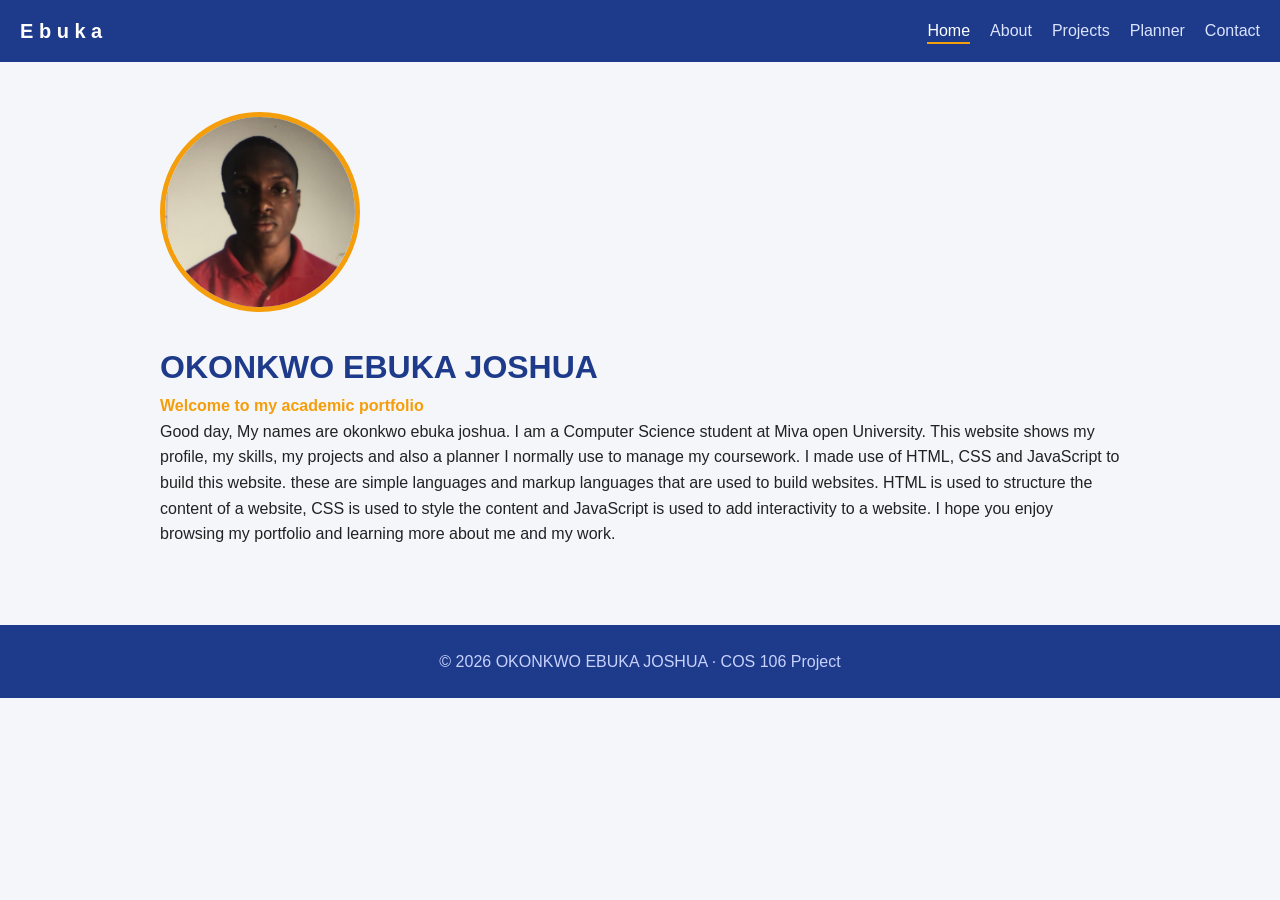
<file: index.html>
<!DOCTYPE html>
<html lang="en">
<head>
  <meta charset="UTF-8">
  <meta name="viewport" content="width=device-width, initial-scale=1.0">
  <title>Home | EBUKA'S PORTFOLIO</title>
  <link rel="stylesheet" href="css/style.css">
</head>
<body>

  <header>
    <nav class="navbar">
      <a href="index.html" class="logo">E b u k a</a>
       <button class="menu-btn" id="menuBtn">&#9776;</button>
      <ul class="nav-links" id="navLinks">
        <li><a href="index.html" class="active">Home</a></li>
        <li><a href="about.html">About</a></li>
        <li><a href="projects.html">Projects</a></li>
        <li><a href="Academic-Planner.html">Planner</a></li>
        <li><a href="contact.html">Contact</a></li>
      </ul>
    </nav>
  </header>

  <main>
    <section class="hero">
      <img src="images/profile.jpg" alt="Photograph of OKONKWO EBUKA JOSHUA">
      <div>
        <h1>OKONKWO EBUKA JOSHUA</h1>
        <p class="welcome">Welcome to my academic portfolio</p>
        <p>
          Good day, My names are okonkwo ebuka joshua. I am a Computer Science student at Miva open University.
          This website shows my profile, my skills, my projects
          and also a planner I normally use to manage my coursework. I made use of HTML, CSS and JavaScript to build this website. these are simple 
          languages and markup languages that are used to build websites. HTML is used to structure the content of a website, CSS is used to style the content and JavaScript is used to add interactivity to a website. I hope you enjoy browsing my portfolio and learning more about me and my work.
        </p>
      </div>
    </section>
  </main>

  <footer>
    <p>&copy; <span id="year"></span> OKONKWO EBUKA JOSHUA &middot; COS 106  Project</p>
  </footer>

  <script src="js/main.js"></script>
</body>
</html>
</file>
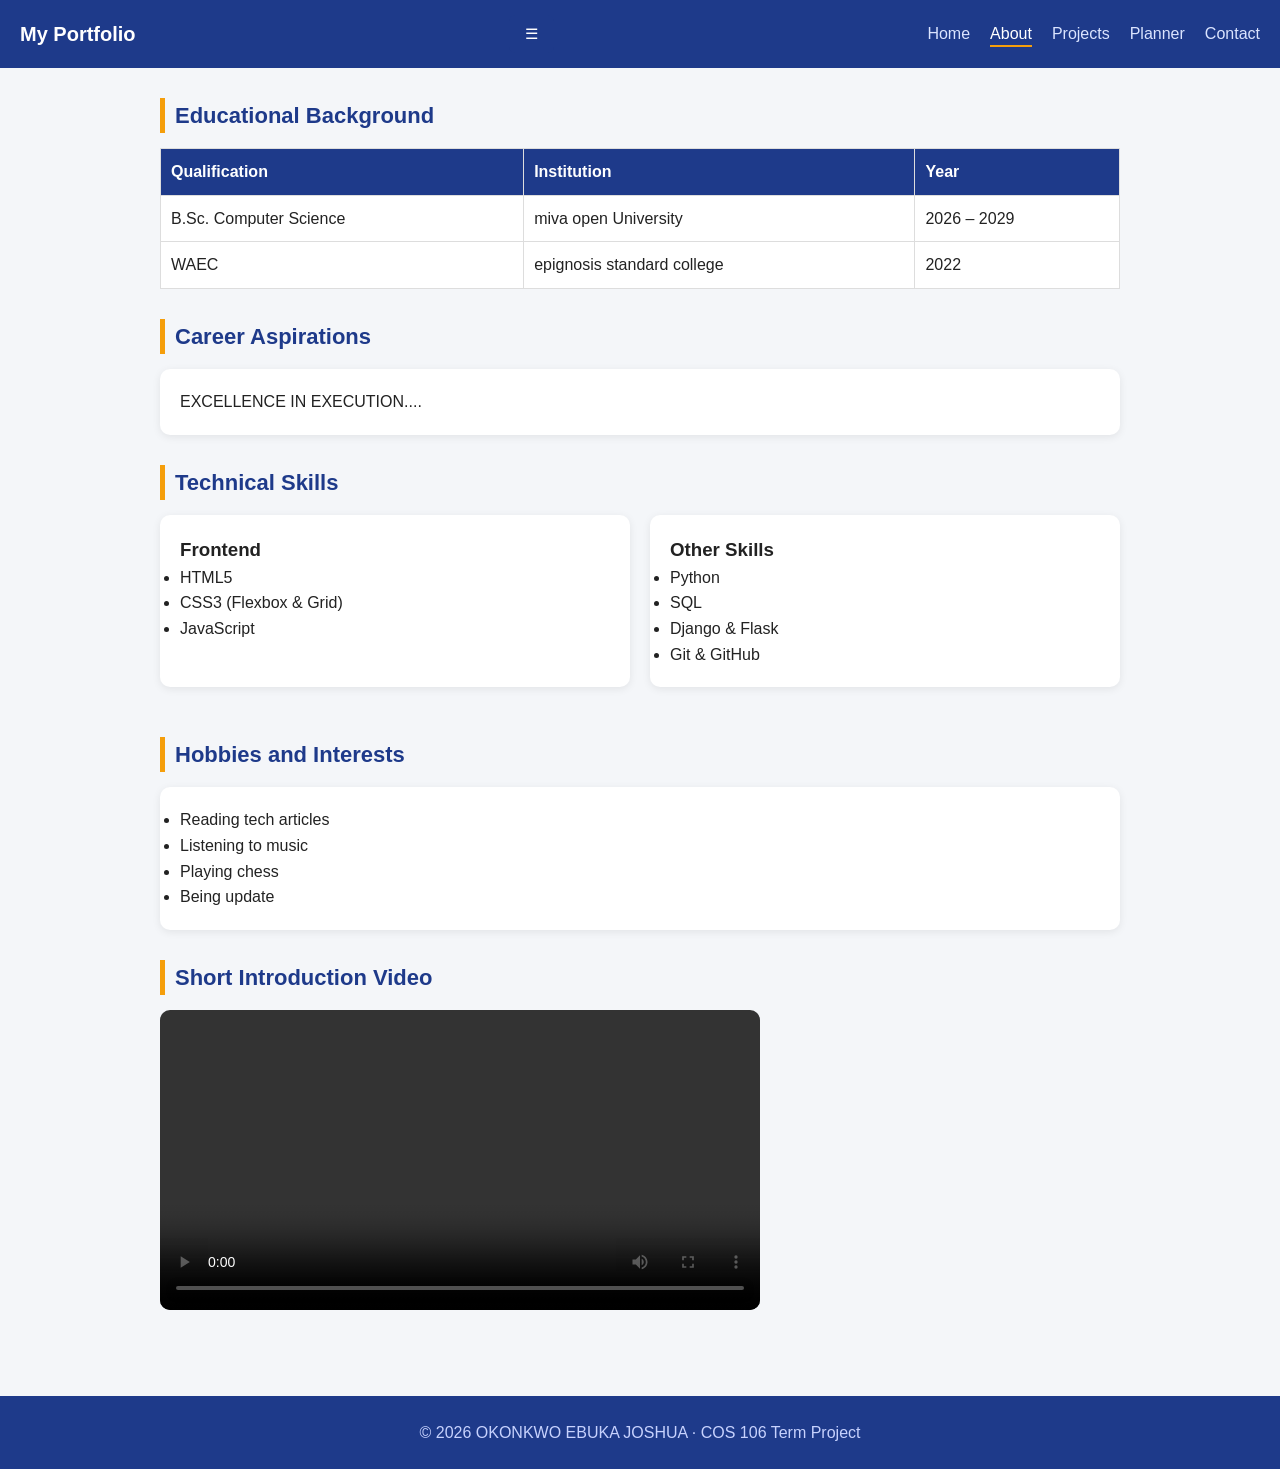
<file: about.html>
<!DOCTYPE html>
<html lang="en">
<head>
  <meta charset="UTF-8">
  <meta name="viewport" content="width=device-width, initial-scale=1.0">
  <title>About | EBUKA'S PORTFOLIO</title>
  <link rel="stylesheet" href="css/style.css">
</head>
<body>
  <header>
    <nav class="navbar">
      <a href="index.html" class="logo">My Portfolio</a>
       <button class="nav-toggle" aria-label="Toggle menu">&#9776;</button>
      <ul class="nav-links">
        <li><a href="index.html">Home</a></li>
        <li><a href="about.html" class="active">About</a></li>
        <li><a href="projects.html">Projects</a></li>
        <li><a href="Academic-Planner.html">Planner</a></li>
        <li><a href="contact.html">Contact</a></li>
      </ul>
    </nav>
  </header>
  <main>
    <h2 class="title">Educational Background</h2>
    <table>
      <thead>
        <tr><th>Qualification</th><th>Institution</th><th>Year</th></tr>
      </thead>
      <tbody>
        <tr><td>B.Sc. Computer Science</td><td>miva open University</td><td>2026 – 2029</td></tr>
        <tr><td>WAEC</td><td>epignosis standard college</td><td>2022</td></tr>
      </tbody>
    </table>

    <h2 class="title" style="margin-top:30px;">Career Aspirations</h2>
    <div class="card">
      <p>
        EXCELLENCE IN EXECUTION....
      </p>
    </div>

    <h2 class="title" style="margin-top:30px;">Technical Skills</h2>
    <div class="grid">
      <div class="card">
        <h3>Frontend</h3>
        <ul>
          <li>HTML5</li>
          <li>CSS3 (Flexbox &amp; Grid)</li>
          <li>JavaScript</li>
        </ul>
      </div>
      <div class="card">
        <h3>Other Skills</h3>
        <ul>
          <li>Python</li>
          <li>SQL</li>
          <li>Django &amp; Flask</li>
          <li>Git &amp; GitHub</li>
        </ul>
      </div>
    </div>

    <h2 class="title" style="margin-top:30px;">Hobbies and Interests</h2>
    <div class="card">
      <ul>
        <li>Reading tech articles</li>
        <li>Listening to music</li>
        <li>Playing chess</li>
        <li>Being update</li>
      </ul>
    </div>

    <h2 class="title" style="margin-top:30px;">Short Introduction Video</h2>
    <video controls width="100%" style="max-width:600px; border-radius:10px;">
      <!-- <source src="images/intro.mp4" type="video/mp4"> -->
      Your browser does not support the video tag.
    </video>
  </main>

  <footer>
    <p>&copy; <span id="year"></span> OKONKWO EBUKA JOSHUA &middot; COS 106 Term Project</p>
  </footer>

  <script src="js/main.js"></script>
</body>
</html>
</file>
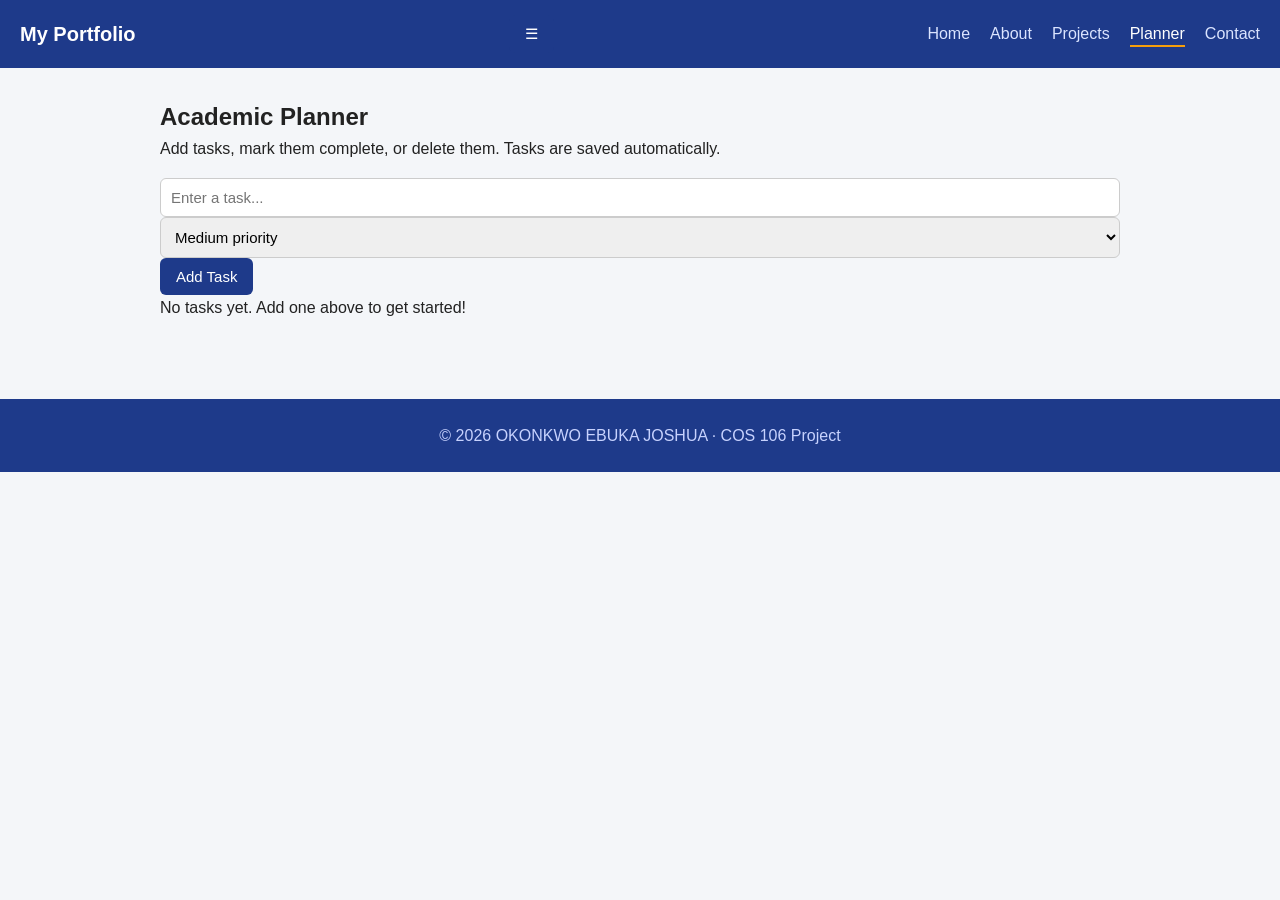
<file: Academic-Planner.html>
<!DOCTYPE html>
<html lang="en">
<head>
  <meta charset="UTF-8">
  <meta name="viewport" content="width=device-width, initial-scale=1.0">
  <title>Planner | EBUKA'S PORTFOLIO</title>
  <link rel="stylesheet" href="css/style.css">
</head>
<body>
  <header>
    <nav class="navbar">
      <a href="index.html" class="logo">My Portfolio</a>
      <button class="nav-toggle" aria-label="Toggle menu">&#9776;</button>
      <ul class="nav-links">
        <li><a href="index.html">Home</a></li>
        <li><a href="about.html">About</a></li>
        <li><a href="projects.html">Projects</a></li>
        <li><a href="Academic-Planner.html" class="active">Planner</a></li>
        <li><a href="contact.html">Contact</a></li>
      </ul>
    </nav>
  </header>

  <main class="container">
    <h2 class="section-title">Academic Planner</h2>
    <p style="margin-bottom:1rem;">Add tasks, mark them complete, or delete them. Tasks are saved automatically.</p>

    <form class="planner-form" id="task-form">
      <input type="text" id="task-input" placeholder="Enter a task..." maxlength="80" required>
      <select id="task-priority">
        <option value="Low">Low priority</option>
        <option value="Medium" selected>Medium priority</option>
        <option value="High">High priority</option>
      </select>
      <button type="submit" class="btn">Add Task</button>
    </form>

    <p id="task-count" class="task-meta"></p>
    <ul class="task-list" id="task-list" aria-live="polite"></ul>
    <p class="empty-msg" id="empty-msg">No tasks yet. Add one above to get started!</p>
  </main>

  <footer>
    <p>&copy; <span id="year"></span> OKONKWO EBUKA JOSHUA &middot; COS 106  Project</p>
  </footer>
  <script src="js/main.js"></script>
  <script src="js/planner.js"></script>
</body>
</html>
</file>
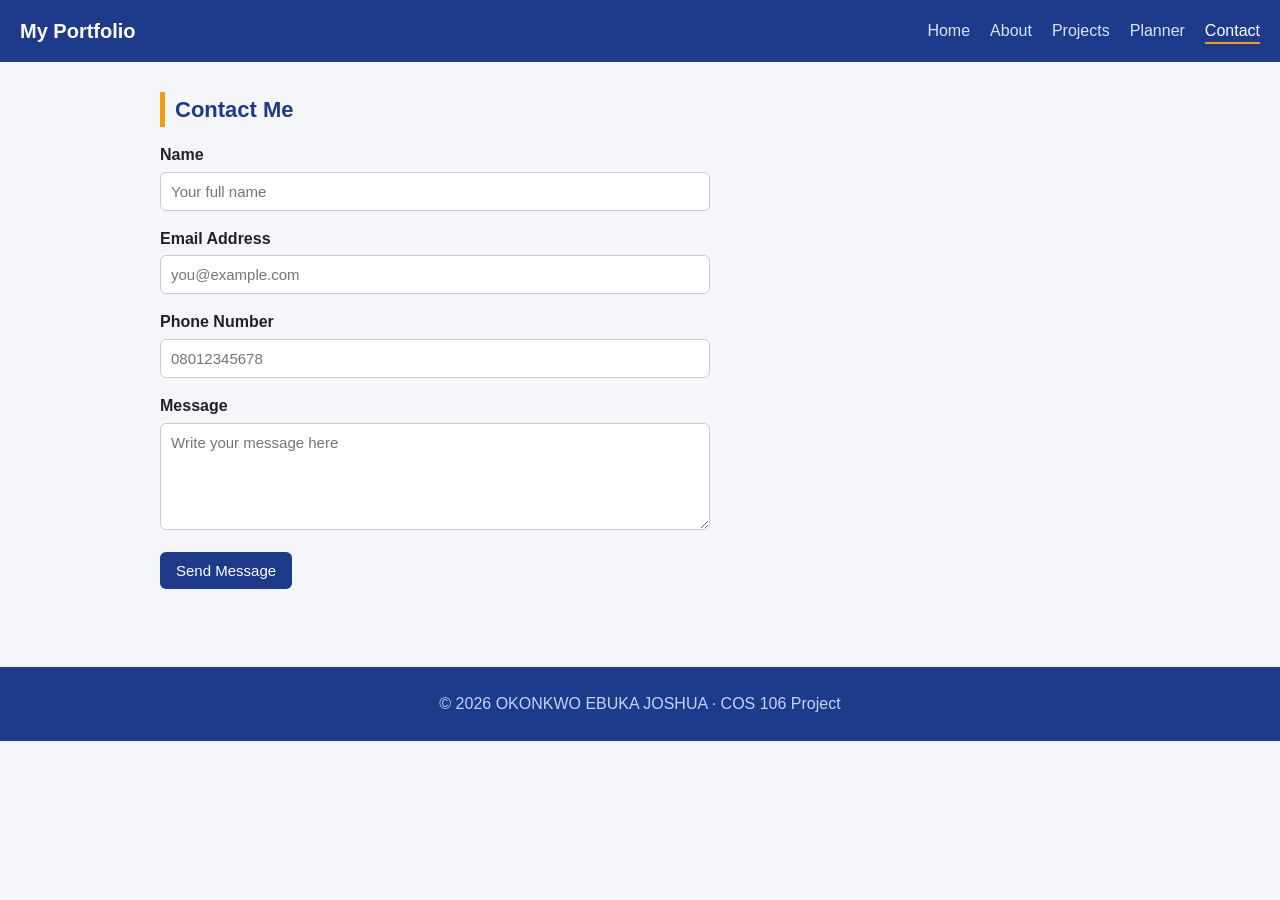
<file: Contact.html>
<!DOCTYPE html>
<html lang="en">
<head>
  <meta charset="UTF-8">
  <meta name="viewport" content="width=device-width, initial-scale=1.0">
  <title>Contact | EBUKA'S PORTFOLIO </title>
  <link rel="stylesheet" href="css/style.css">
</head>
<body>

  <header>
    <nav class="navbar">
      <a href="index.html" class="logo">My Portfolio</a>
      <button class="menu-btn" id="menuBtn">&#9776;</button>
      <ul class="nav-links" id="navLinks">
        <li><a href="index.html">Home</a></li>
        <li><a href="about.html">About</a></li>
        <li><a href="projects.html">Projects</a></li>
        <li><a href="Academic-Planner.html">Planner</a></li>
        <li><a href="contact.html" class="active">Contact</a></li>
      </ul>
    </nav>
  </header>

  <main>
    <h2 class="title">Contact Me</h2>

    <form id="contactForm" style="max-width:550px;">

      <div class="field">
        <label for="name">Name</label>
        <input type="text" id="name" placeholder="Your full name">
        <span class="error" id="nameError"></span>
      </div>

      <div class="field">
        <label for="email">Email Address</label>
        <input type="text" id="email" placeholder="you@example.com">
        <span class="error" id="emailError"></span>
      </div>

      <div class="field">
        <label for="phone">Phone Number</label>
        <input type="text" id="phone" placeholder="08012345678">
        <span class="error" id="phoneError"></span>
      </div>

      <div class="field">
        <label for="message">Message</label>
        <textarea id="message" rows="5" placeholder="Write your message here"></textarea>
        <span class="error" id="messageError"></span>
      </div>

      <button type="submit">Send Message</button>
      <p class="success" id="success"></p>
    </form>
  </main>

  <footer>
    <p>&copy; <span id="year"></span> OKONKWO EBUKA JOSHUA &middot; COS 106 Project</p>
  </footer>

  <script src="js/main.js"></script>
  <script src="js/contact.js"></script>
</body>
</html>
</file>
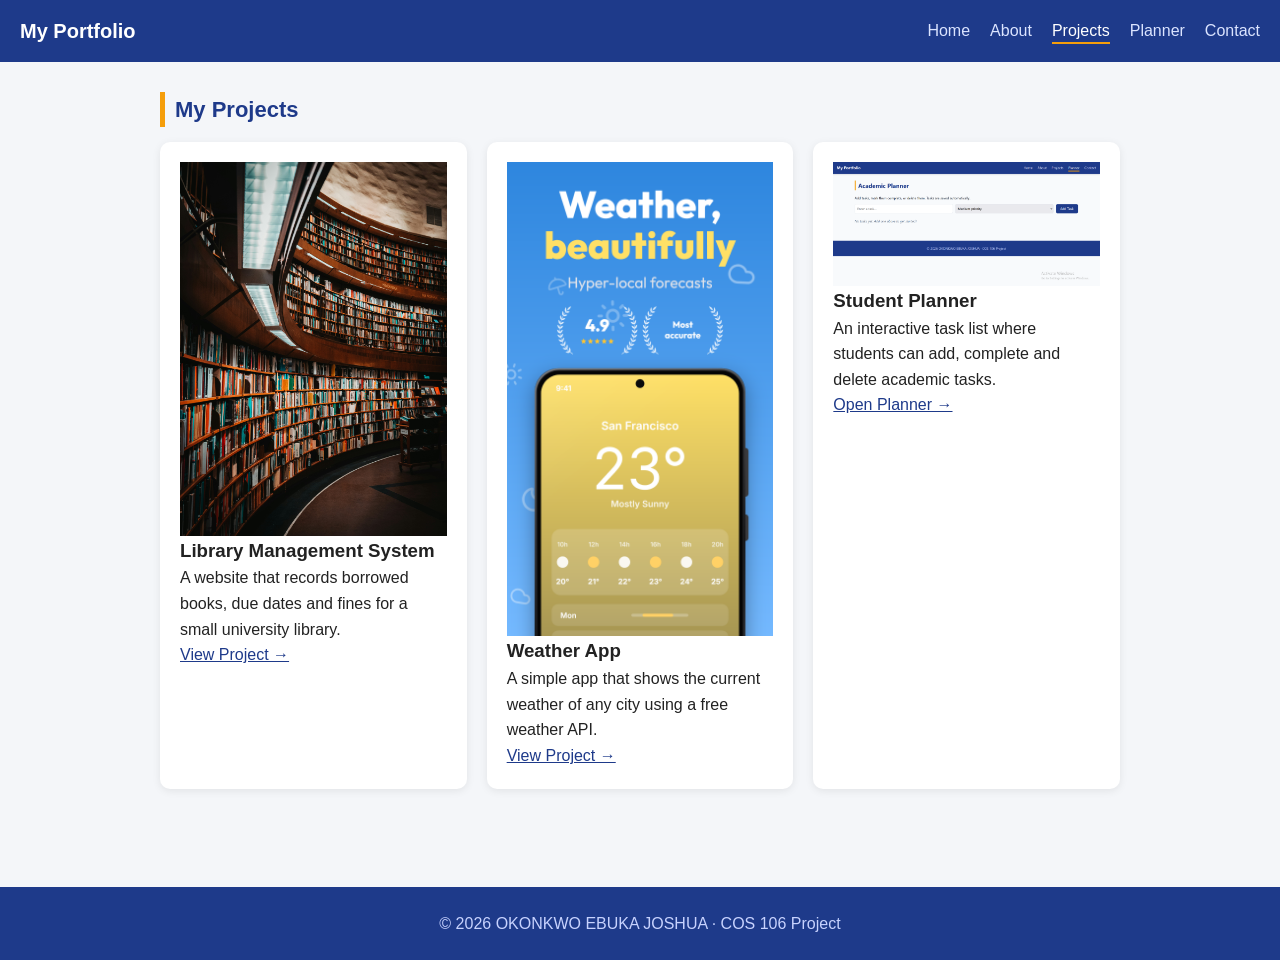
<file: Projects.html>
<!DOCTYPE html>
<html lang="en">
<head>
  <meta charset="UTF-8">
  <meta name="viewport" content="width=device-width, initial-scale=1.0">
  <title>Projects | EBUKA'S PORTFOLIO</title>
  <link rel="stylesheet" href="css/style.css">
</head>
<body>

  <header>
    <nav class="navbar">
      <a href="index.html" class="logo">My Portfolio</a>
      <button class="menu-btn" id="menuBtn">&#9776;</button>
      <ul class="nav-links" id="navLinks">
        <li><a href="index.html">Home</a></li>
        <li><a href="about.html">About</a></li>
        <li><a href="projects.html" class="active">Projects</a></li>
        <li><a href="Academic-Planner.html">Planner</a></li>
        <li><a href="contact.html">Contact</a></li>
      </ul>
    </nav>
  </header>

  <main>
    <h2 class="title">My Projects</h2>

    <div class="grid">
      <article class="card">
        <img src="images/project1.jpg" alt="Screenshot of Library System">
        <h3>Library Management System</h3>
        <p>A website that records borrowed books, due dates and fines
           for a small university library.</p>
        <a href="index.html" target="_blank" rel="noopener">View Project &rarr;</a>
      </article>

      <article class="card">
        <img src="images/project2.jpg" alt="Screenshot of Weather App">
        <h3>Weather App</h3>
        <p>A simple app that shows the current weather of any city
           using a free weather API.</p>
        <a href="index.html" target="_blank" rel="noopener">View Project &rarr;</a>
      </article>

      <article class="card">
        <img src="images/project3.jpg" alt="Screenshot of Student Planner">
        <h3>Student Planner</h3>
        <p>An interactive task list where students can add, complete
           and delete academic tasks.</p>
        <a href="Academic-Planner.html">Open Planner &rarr;</a>
      </article>
    </div>
  </main>

  <footer>
    <p>&copy; <span id="year"></span> OKONKWO EBUKA JOSHUA &middot; COS 106  Project</p>
  </footer>

  <script src="js/main.js"></script>
</body>
</html>
</file>
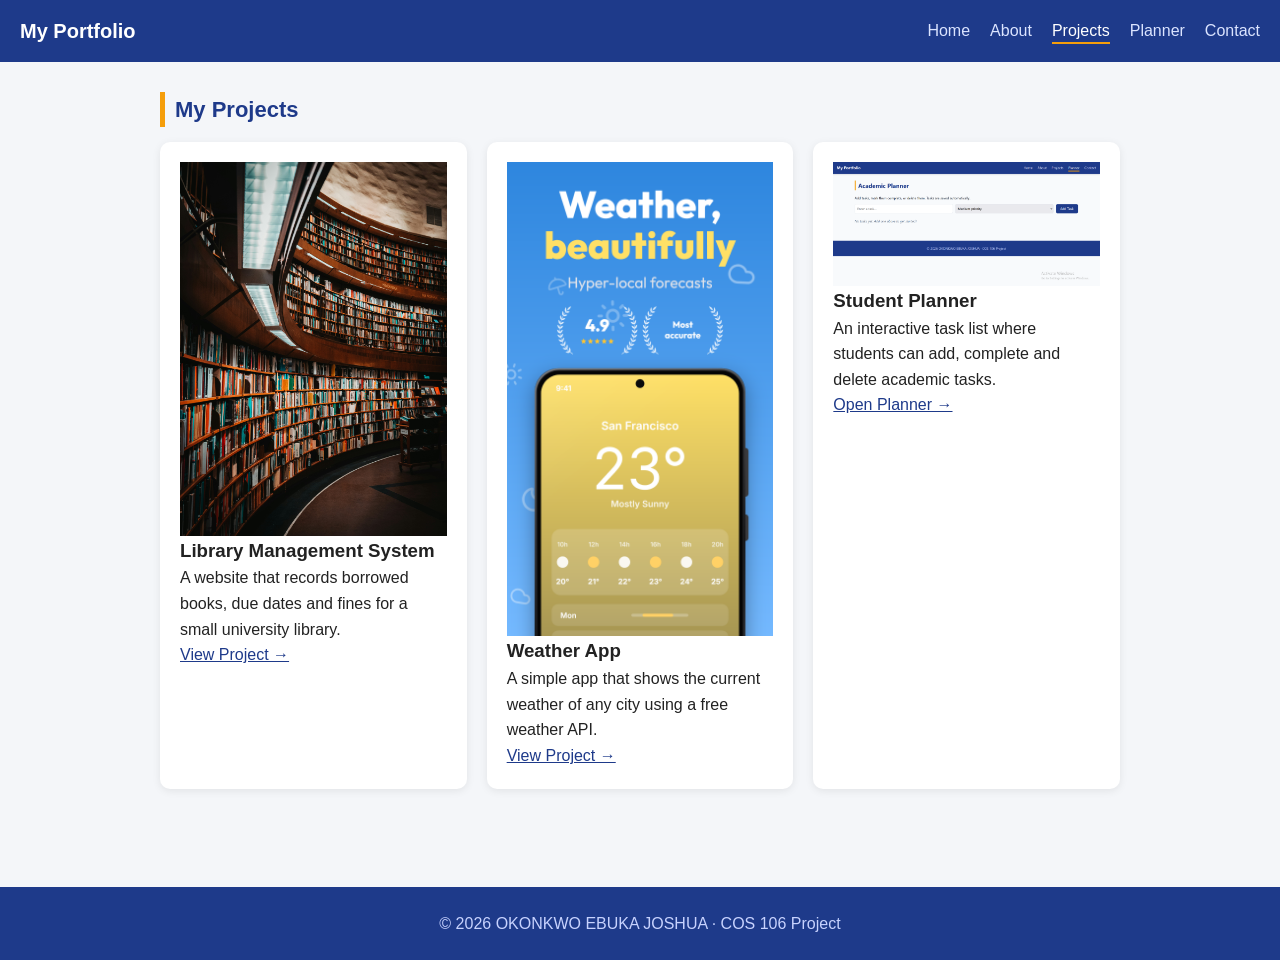
<file: projects.html>
<!DOCTYPE html>
<html lang="en">
<head>
  <meta charset="UTF-8">
  <meta name="viewport" content="width=device-width, initial-scale=1.0">
  <title>Projects | EBUKA'S PORTFOLIO</title>
  <link rel="stylesheet" href="css/style.css">
</head>
<body>

  <header>
    <nav class="navbar">
      <a href="index.html" class="logo">My Portfolio</a>
      <button class="menu-btn" id="menuBtn">&#9776;</button>
      <ul class="nav-links" id="navLinks">
        <li><a href="index.html">Home</a></li>
        <li><a href="about.html">About</a></li>
        <li><a href="projects.html" class="active">Projects</a></li>
        <li><a href="Academic-Planner.html">Planner</a></li>
        <li><a href="contact.html">Contact</a></li>
      </ul>
    </nav>
  </header>

  <main>
    <h2 class="title">My Projects</h2>

    <div class="grid">
      <article class="card">
        <img src="images/project1.jpg" alt="Screenshot of Library System">
        <h3>Library Management System</h3>
        <p>A website that records borrowed books, due dates and fines
           for a small university library.</p>
        <a href="index.html" target="_blank" rel="noopener">View Project &rarr;</a>
      </article>

      <article class="card">
        <img src="images/project2.jpg" alt="Screenshot of Weather App">
        <h3>Weather App</h3>
        <p>A simple app that shows the current weather of any city
           using a free weather API.</p>
        <a href="index.html" target="_blank" rel="noopener">View Project &rarr;</a>
      </article>

      <article class="card">
        <img src="images/project3.jpg" alt="Screenshot of Student Planner">
        <h3>Student Planner</h3>
        <p>An interactive task list where students can add, complete
           and delete academic tasks.</p>
        <a href="Academic-Planner.html">Open Planner &rarr;</a>
      </article>
    </div>
  </main>

  <footer>
    <p>&copy; <span id="year"></span> OKONKWO EBUKA JOSHUA &middot; COS 106  Project</p>
  </footer>

  <script src="js/main.js"></script>
</body>
</html>
</file>
<file: css/style.css>
/* ================= 1. COLOURS AND BASIC SETUP ================= */
:root {
  --blue: #1e3a8a;
  --gold: #f59e0b;
  --light: #f4f6f9;
  --dark: #222;
  --white: #fff;
}
* { margin: 0; padding: 0; box-sizing: border-box; }

body {
  font-family: Arial, Helvetica, sans-serif;
  background: var(--light);
  color: var(--dark);
  line-height: 1.6;
}
img { max-width: 100%; display: block; }
a { color: var(--blue); }

/* ================= 2. NAVIGATION (DESKTOP) ================= */
.navbar {
  display: flex;
  justify-content: space-between;
  align-items: center;
  background: var(--blue);
  padding: 15px 20px;
  position: sticky;
  top: 0;
  z-index: 1000;
}
.logo { color: var(--white); font-weight: bold; font-size: 20px; text-decoration: none; }

/* Desktop Menu */
.nav-links { 
  display: flex; 
  gap: 20px; 
  list-style: none; 
}
.nav-links a {
  color: #dbe4ff;
  text-decoration: none;
  padding-bottom: 3px;
  border-bottom: 2px solid transparent;
  transition: color .3s, border-color .3s;
}
.nav-links a:hover,
.nav-links a.active { color: var(--white); border-bottom-color: var(--gold); }

/* Hide hamburger on desktop */
.menu-btn { display: none; background: none; border: 0; color: var(--white); font-size: 24px; cursor: pointer; }

/* ================= 3. PAGE LAYOUT ================= */
main { max-width: 1000px; margin: auto; padding: 30px 20px; }

h2.title {
  font-size: 22px;
  color: var(--blue);
  margin-bottom: 15px;
  border-left: 5px solid var(--gold);
  padding-left: 10px;
}
.card {
  background: var(--white);
  border-radius: 10px;
  padding: 20px;
  margin-bottom: 20px;
  box-shadow: 0 2px 8px rgba(0,0,0,.08);
  transition: transform .3s;
}
.card:hover { transform: translateY(-5px); }

/* ================= 4. HOMEPAGE HERO ================= */
.hero { display: flex; gap: 30px; align-items: center; flex-wrap: wrap; padding-top: 20px; }
.hero img {
  width: 200px; height: 200px;
  border-radius: 50%;
  object-fit: cover;
  border: 5px solid var(--gold);
}
.hero h1 { color: var(--blue); font-size: 32px; }
.welcome { color: var(--gold); font-weight: bold; }

/* ================= 5. GRID (projects & skills) ================= */
.grid {
  display: grid;
  gap: 20px;
  grid-template-columns: repeat(auto-fit, minmax(250px, 1fr));
}

/* ================= 6. TABLES ================= */
table { width: 100%; border-collapse: collapse; background: var(--white); }
th, td { padding: 10px; border: 1px solid #ddd; text-align: left; }
th { background: var(--blue); color: var(--white); }

/* ================= 7. BUTTONS AND FORMS ================= */
button {
  background: var(--blue);
  color: var(--white);
  border: 0;
  border-radius: 6px;
  padding: 10px 16px;
  font-size: 15px;
  cursor: pointer;
  transition: background .3s;
}
button:hover { background: #16296b; }
.delete-btn { background: #d93025; }
.delete-btn:hover { background: #b3261e; }

input, select, textarea {
  width: 100%;
  padding: 10px;
  border: 1px solid #ccc;
  border-radius: 6px;
  font-size: 15px;
  font-family: inherit;
}
label { font-weight: bold; display: block; margin-bottom: 4px; }
.field { margin-bottom: 15px; }
.error { color: #d93025; font-size: 13px; }
.success { color: #188038; font-weight: bold; }

/* ================= 8. PLANNER ================= */
.task-form { display: flex; gap: 10px; flex-wrap: wrap; margin-bottom: 20px; }
.task-form input { flex: 2; min-width: 180px; }
.task-form select { flex: 1; min-width: 130px; }

#taskList { list-style: none; }
.task {
  background: var(--white);
  padding: 12px;
  border-radius: 8px;
  margin-bottom: 10px;
  display: flex;
  align-items: center;
  gap: 10px;
  box-shadow: 0 2px 5px rgba(0,0,0,.07);
}
.task .text { flex: 1; }
.task.done .text { text-decoration: line-through; color: #999; }
.task input[type="checkbox"] { width: auto; }

/* ================= 9. FOOTER ================= */
footer {
  background: var(--blue); color: #c7d2fe;
  text-align: center; padding: 1.5rem; margin-top: 3rem;
}

/* ================= 10. MOBILE RESPONSIVE (Phones & Tablets) ================= */
@media (max-width: 768px) {
  .navbar {
    flex-wrap: wrap;
    position: relative;
  }

  .menu-btn {
    display: block;
  }

  /* Hide menu by default on mobile */
  .nav-links {
    display: none; 
    flex-direction: column;
    width: 100%;
    background-color: var(--blue);
    position: absolute;
    top: 100%;
    left: 0;
    padding: 20px 0;
    text-align: center;
    gap: 15px;
    box-shadow: 0 4px 8px rgba(0,0,0,0.3);
    z-index: 999;
  }

  /* Show menu when JS adds the .show class */
  .nav-links.show {
    display: flex;
  }

  .nav-links a {
    color: var(--white);
    display: block;
    padding: 10px;
    font-size: 18px;
  }

  .hero {
    flex-direction: column;
    text-align: center;
  }
  
  .hero h1 {
    font-size: 26px;
  }
}
</file>
